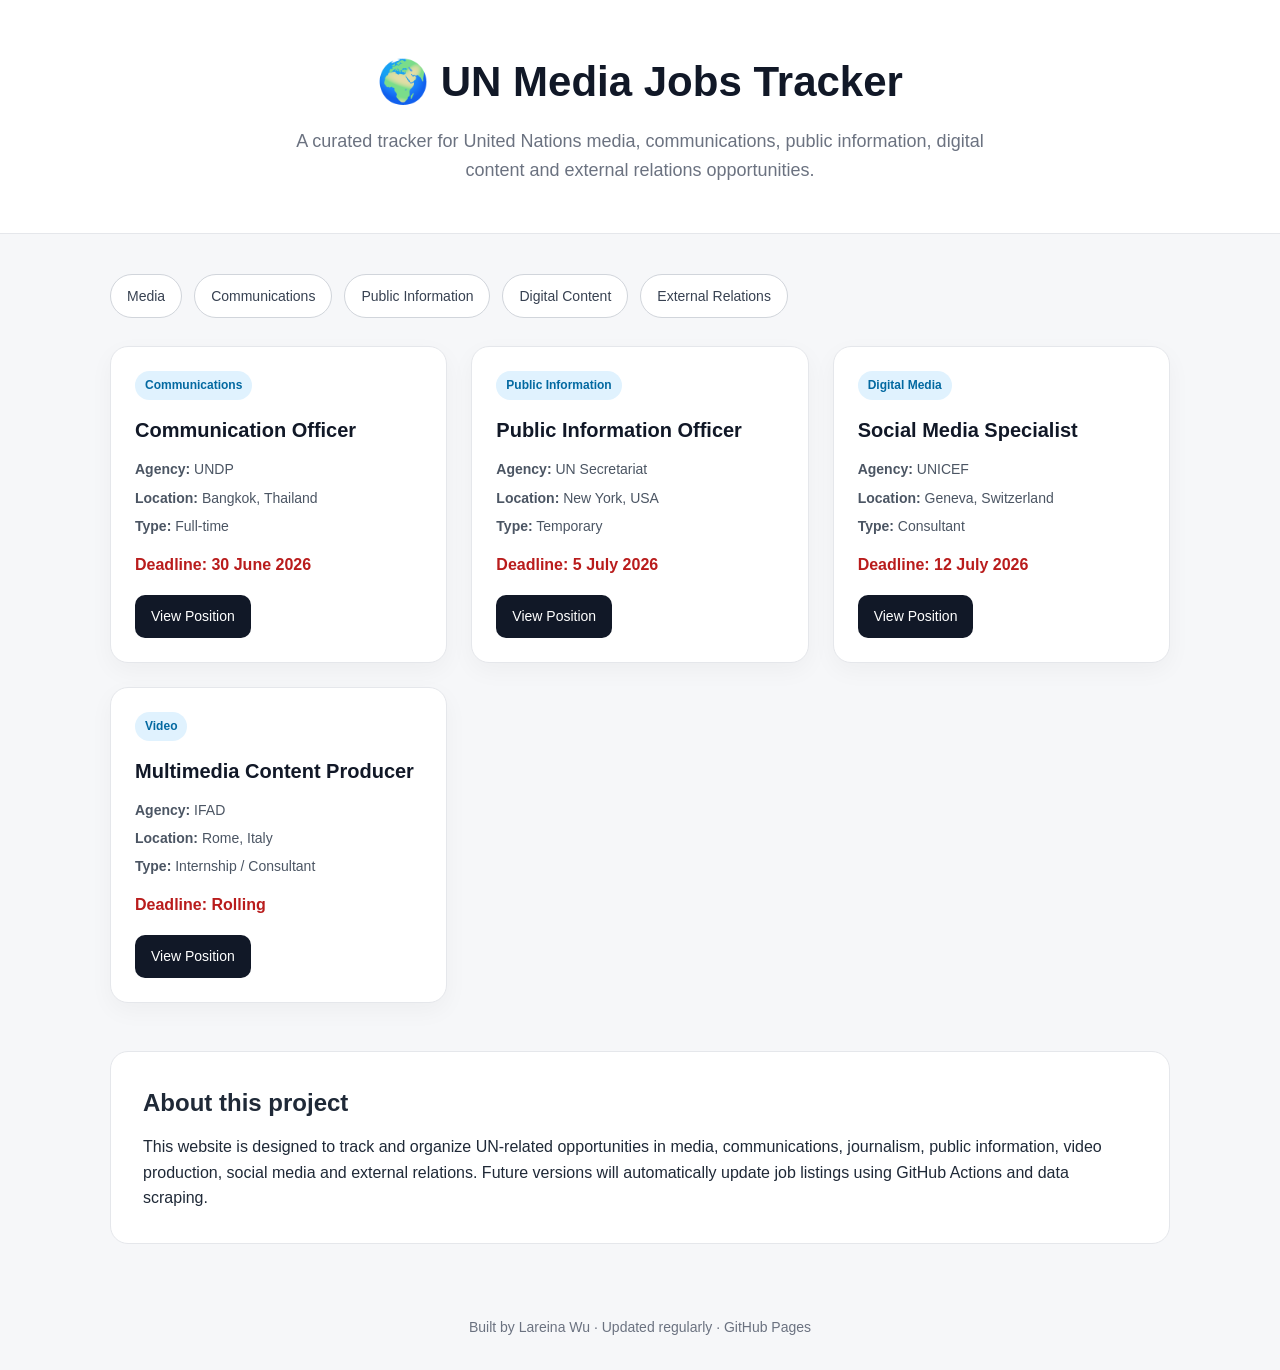
<file: index.html>
<!DOCTYPE html>
<html lang="en">
<head>
  <meta charset="UTF-8" />
  <meta name="viewport" content="width=device-width, initial-scale=1.0" />
  <title>UN Media Jobs Tracker</title>

  <style>
    * {
      box-sizing: border-box;
      margin: 0;
      padding: 0;
    }

    body {
      font-family: Arial, Helvetica, sans-serif;
      background: #f6f7f9;
      color: #1f2937;
      line-height: 1.6;
    }

    header {
      background: #ffffff;
      padding: 48px 24px;
      text-align: center;
      border-bottom: 1px solid #e5e7eb;
    }

    header h1 {
      font-size: 42px;
      margin-bottom: 12px;
      color: #111827;
    }

    header p {
      font-size: 18px;
      color: #6b7280;
      max-width: 700px;
      margin: 0 auto;
    }

    .container {
      max-width: 1100px;
      margin: 40px auto;
      padding: 0 20px;
    }

    .filters {
      display: flex;
      gap: 12px;
      flex-wrap: wrap;
      margin-bottom: 28px;
    }

    .filter {
      background: white;
      border: 1px solid #d1d5db;
      padding: 10px 16px;
      border-radius: 999px;
      font-size: 14px;
      color: #374151;
    }

    .job-grid {
      display: grid;
      grid-template-columns: repeat(auto-fit, minmax(280px, 1fr));
      gap: 24px;
    }

    .job-card {
      background: #ffffff;
      border: 1px solid #e5e7eb;
      border-radius: 18px;
      padding: 24px;
      box-shadow: 0 8px 24px rgba(0,0,0,0.04);
      transition: 0.2s;
    }

    .job-card:hover {
      transform: translateY(-4px);
      box-shadow: 0 12px 30px rgba(0,0,0,0.08);
    }

    .tag {
      display: inline-block;
      background: #e0f2fe;
      color: #0369a1;
      padding: 5px 10px;
      border-radius: 999px;
      font-size: 12px;
      margin-bottom: 14px;
      font-weight: bold;
    }

    .job-card h2 {
      font-size: 20px;
      margin-bottom: 12px;
      color: #111827;
    }

    .job-info {
      font-size: 14px;
      color: #4b5563;
      margin-bottom: 6px;
    }

    .deadline {
      margin-top: 14px;
      font-weight: bold;
      color: #b91c1c;
    }

    .btn {
      display: inline-block;
      margin-top: 18px;
      text-decoration: none;
      background: #111827;
      color: white;
      padding: 10px 16px;
      border-radius: 10px;
      font-size: 14px;
    }

    .about {
      background: white;
      margin-top: 48px;
      padding: 32px;
      border-radius: 18px;
      border: 1px solid #e5e7eb;
    }

    .about h2 {
      margin-bottom: 12px;
    }

    footer {
      text-align: center;
      padding: 32px 20px;
      color: #6b7280;
      font-size: 14px;
    }
  </style>
</head>

<body>

<header>
  <h1>🌍 UN Media Jobs Tracker</h1>
  <p>
    A curated tracker for United Nations media, communications, public information,
    digital content and external relations opportunities.
  </p>
</header>

<main class="container">

  <div class="filters">
    <span class="filter">Media</span>
    <span class="filter">Communications</span>
    <span class="filter">Public Information</span>
    <span class="filter">Digital Content</span>
    <span class="filter">External Relations</span>
  </div>

  <section class="job-grid">

    <div class="job-card">
      <span class="tag">Communications</span>
      <h2>Communication Officer</h2>
      <p class="job-info"><strong>Agency:</strong> UNDP</p>
      <p class="job-info"><strong>Location:</strong> Bangkok, Thailand</p>
      <p class="job-info"><strong>Type:</strong> Full-time</p>
      <p class="deadline">Deadline: 30 June 2026</p>
      <a class="btn" href="#">View Position</a>
    </div>

    <div class="job-card">
      <span class="tag">Public Information</span>
      <h2>Public Information Officer</h2>
      <p class="job-info"><strong>Agency:</strong> UN Secretariat</p>
      <p class="job-info"><strong>Location:</strong> New York, USA</p>
      <p class="job-info"><strong>Type:</strong> Temporary</p>
      <p class="deadline">Deadline: 5 July 2026</p>
      <a class="btn" href="#">View Position</a>
    </div>

    <div class="job-card">
      <span class="tag">Digital Media</span>
      <h2>Social Media Specialist</h2>
      <p class="job-info"><strong>Agency:</strong> UNICEF</p>
      <p class="job-info"><strong>Location:</strong> Geneva, Switzerland</p>
      <p class="job-info"><strong>Type:</strong> Consultant</p>
      <p class="deadline">Deadline: 12 July 2026</p>
      <a class="btn" href="#">View Position</a>
    </div>

    <div class="job-card">
      <span class="tag">Video</span>
      <h2>Multimedia Content Producer</h2>
      <p class="job-info"><strong>Agency:</strong> IFAD</p>
      <p class="job-info"><strong>Location:</strong> Rome, Italy</p>
      <p class="job-info"><strong>Type:</strong> Internship / Consultant</p>
      <p class="deadline">Deadline: Rolling</p>
      <a class="btn" href="#">View Position</a>
    </div>

  </section>

  <section class="about">
    <h2>About this project</h2>
    <p>
      This website is designed to track and organize UN-related opportunities
      in media, communications, journalism, public information, video production,
      social media and external relations. Future versions will automatically
      update job listings using GitHub Actions and data scraping.
    </p>
  </section>

</main>

<footer>
  Built by Lareina Wu · Updated regularly · GitHub Pages
</footer>

</body>
</html>
</file>
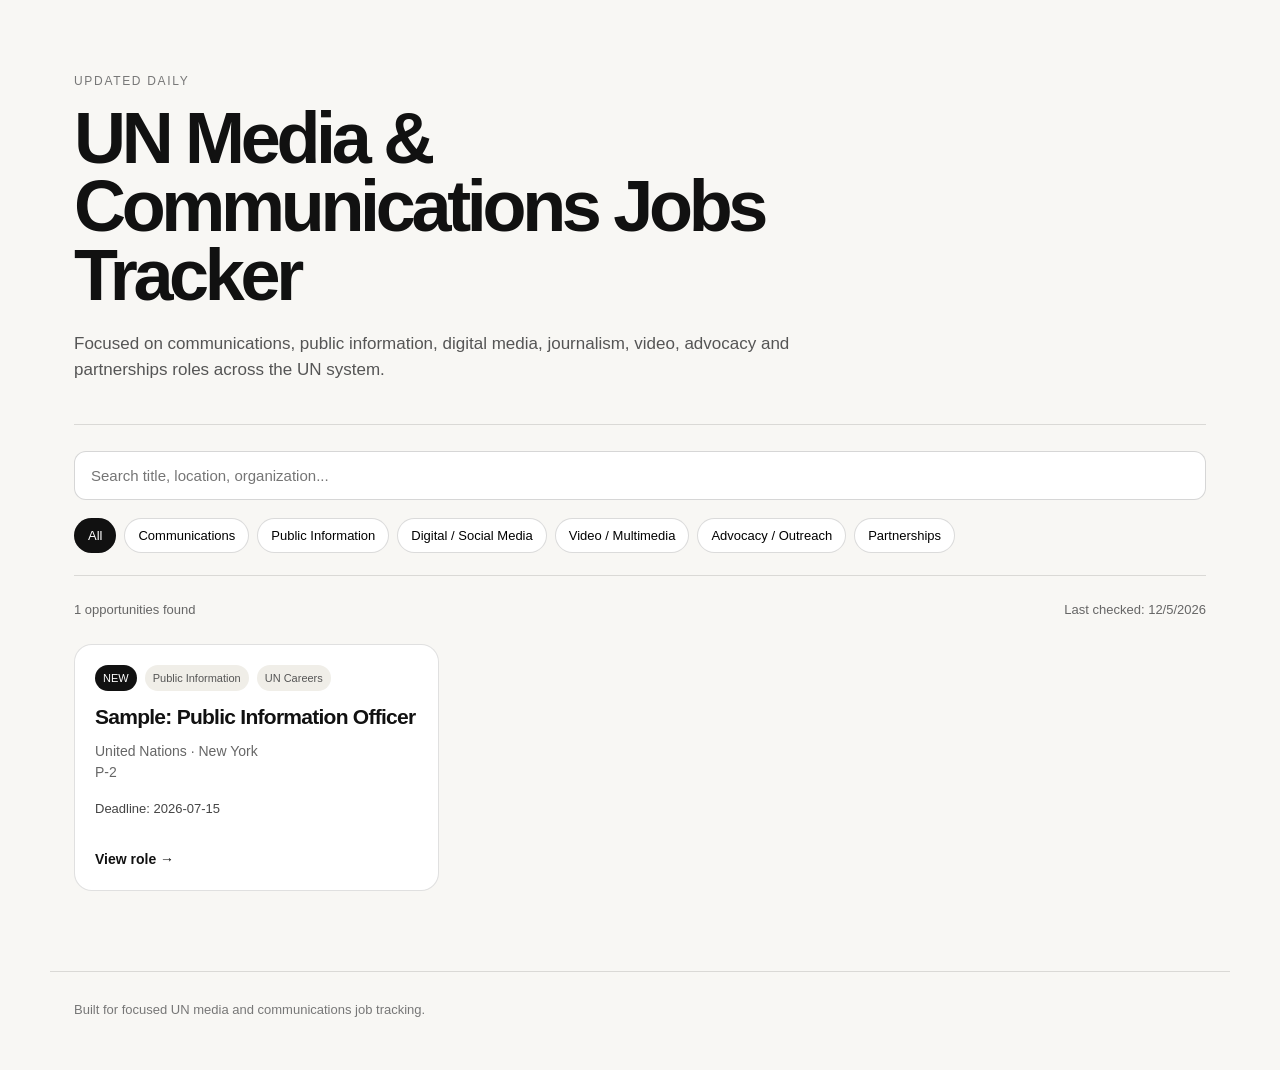
<file: .github/workflows/un-media-tracker/index.html>
<!DOCTYPE html>
<html lang="en">
<head>
  <meta charset="UTF-8" />
  <meta name="viewport" content="width=device-width, initial-scale=1.0" />
  <title>UN Media & Communications Jobs Tracker</title>
  <link rel="stylesheet" href="style.css" />
</head>
<body>
  <header class="site-header">
    <p class="eyebrow">Updated daily</p>
    <h1>UN Media & Communications Jobs Tracker</h1>
    <p class="intro">Focused on communications, public information, digital media, journalism, video, advocacy and partnerships roles across the UN system.</p>
  </header>

  <main>
    <section class="toolbar">
      <input id="searchInput" type="search" placeholder="Search title, location, organization..." />
      <div class="filters" id="filters">
        <button class="active" data-filter="All">All</button>
        <button data-filter="Communications">Communications</button>
        <button data-filter="Public Information">Public Information</button>
        <button data-filter="Digital / Social Media">Digital / Social Media</button>
        <button data-filter="Video / Multimedia">Video / Multimedia</button>
        <button data-filter="Advocacy / Outreach">Advocacy / Outreach</button>
        <button data-filter="Partnerships">Partnerships</button>
      </div>
    </section>

    <section class="summary">
      <span id="jobCount">Loading jobs...</span>
      <span id="lastUpdated"></span>
    </section>

    <section id="jobsGrid" class="jobs-grid"></section>
  </main>

  <footer>Built for focused UN media and communications job tracking.</footer>
  <script src="script.js"></script>
</body>
</html>
</file>
<file: .github/workflows/un-media-tracker/style.css>
* { box-sizing: border-box; }
body { margin: 0; font-family: Inter, -apple-system, BlinkMacSystemFont, "Helvetica Neue", Arial, sans-serif; color: #111; background: #f8f7f4; line-height: 1.5; }
.site-header { max-width: 1180px; margin: 0 auto; padding: 72px 24px 42px; }
.eyebrow { margin: 0 0 14px; font-size: 12px; letter-spacing: .14em; text-transform: uppercase; color: #777; }
h1 { max-width: 860px; margin: 0; font-size: clamp(34px, 6vw, 72px); line-height: .95; letter-spacing: -.06em; font-weight: 850; }
.intro { max-width: 720px; margin: 22px 0 0; font-size: 17px; color: #555; }
main { max-width: 1180px; margin: 0 auto; padding: 0 24px 80px; }
.toolbar { display: grid; gap: 18px; padding: 26px 0 22px; border-top: 1px solid rgba(0,0,0,.12); border-bottom: 1px solid rgba(0,0,0,.12); }
input { width: 100%; padding: 15px 16px; border: 1px solid rgba(0,0,0,.16); border-radius: 12px; background: #fff; font-size: 15px; outline: none; }
input:focus { border-color: #111; }
.filters { display: flex; flex-wrap: wrap; gap: 8px; }
button { border: 1px solid rgba(0,0,0,.14); background: #fff; border-radius: 999px; padding: 9px 13px; font-size: 13px; cursor: pointer; }
button.active, button:hover { background: #111; color: #fff; }
.summary { display: flex; justify-content: space-between; gap: 20px; padding: 24px 0; font-size: 13px; color: #666; }
.jobs-grid { display: grid; grid-template-columns: repeat(3, 1fr); gap: 18px; }
.job-card { background: #fff; border: 1px solid rgba(0,0,0,.12); border-radius: 18px; padding: 20px; min-height: 245px; display: flex; flex-direction: column; justify-content: space-between; transition: transform .2s ease, box-shadow .2s ease; }
.job-card:hover { transform: translateY(-3px); box-shadow: 0 18px 38px rgba(0,0,0,.07); }
.card-top { display: flex; gap: 8px; flex-wrap: wrap; margin-bottom: 14px; }
.tag { display: inline-flex; width: fit-content; border-radius: 999px; padding: 5px 8px; background: #f0eee8; font-size: 11px; color: #555; }
.new { background: #111; color: #fff; }
.job-title { margin: 0 0 12px; font-size: 21px; line-height: 1.12; letter-spacing: -.035em; }
.meta { margin: 0; color: #666; font-size: 14px; }
.deadline { margin-top: 16px; font-size: 13px; color: #444; }
.job-link { display: inline-block; margin-top: 18px; color: #111; font-size: 14px; font-weight: 700; text-decoration: none; }
.job-link:hover { text-decoration: underline; }
footer { max-width: 1180px; margin: 0 auto; padding: 28px 24px 50px; border-top: 1px solid rgba(0,0,0,.12); color: #777; font-size: 13px; }
@media (max-width: 900px) { .jobs-grid { grid-template-columns: repeat(2, 1fr); } }
@media (max-width: 620px) { .site-header { padding-top: 46px; } .jobs-grid { grid-template-columns: 1fr; } .summary { flex-direction: column; } }
</file>
